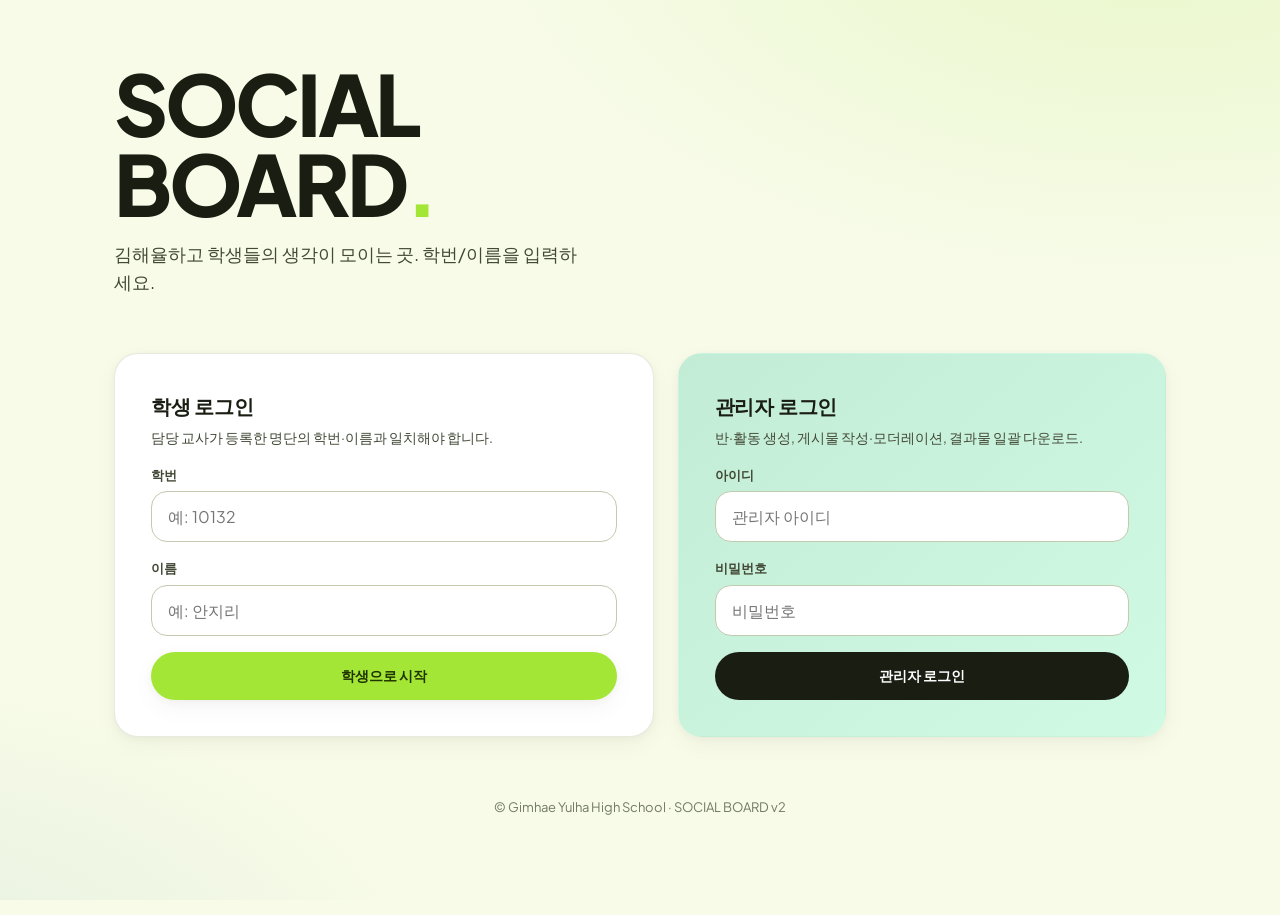
<file: Index.html>
<!DOCTYPE html>
<html lang="ko">
<head>
  <meta charset="UTF-8" />
  <meta name="viewport" content="width=device-width, initial-scale=1.0" />
  <title>SOCIAL BOARD</title>
  <link rel="preconnect" href="https://fonts.googleapis.com" />
  <link rel="preconnect" href="https://fonts.gstatic.com" crossorigin />
  <link href="https://fonts.googleapis.com/css2?family=Plus+Jakarta+Sans:wght@400;500;600;700;800&display=swap" rel="stylesheet" />
  <link rel="stylesheet" href="style.css" />
</head>
<body>

  <!-- ======================== 상단 바 ======================== -->
  <nav id="topbar" class="topbar" hidden>
    <div class="brand">
      <span class="brand-mark">●</span>
      <span class="brand-name">SOCIAL BOARD</span>
    </div>
    <div class="topbar-right">
      <span id="semester-pill" class="pill pill-mint">2026-1학기</span>
      <span id="user-chip" class="user-chip"></span>
      <button id="btn-logout" class="btn-ghost">로그아웃</button>
    </div>
  </nav>

  <!-- 토스트 -->
  <div id="toast" class="toast" hidden></div>

  <!-- ======================== 1. 로그인 ======================== -->
  <main id="screen-login" class="screen screen-login">
    <header class="login-hero">
      <h1 class="display">SOCIAL<br/>BOARD<span class="dot">.</span></h1>
      <p class="lede">김해율하고 학생들의 생각이 모이는 곳. 학번/이름을 입력하세요.</p>
    </header>

    <div class="login-grid">
      <section class="card">
        <h2 class="card-title">학생 로그인</h2>
        <p class="muted">담당 교사가 등록한 명단의 학번·이름과 일치해야 합니다.</p>
        <label class="field">
          <span>학번</span>
          <input type="text" id="login-sid" inputmode="numeric" placeholder="예: 10132" />
        </label>
        <label class="field">
          <span>이름</span>
          <input type="text" id="login-name" placeholder="예: 안지리" />
        </label>
        <button class="btn-primary btn-block" id="btn-student-login">학생으로 시작</button>
      </section>

      <section class="card card-alt">
        <h2 class="card-title">관리자 로그인</h2>
        <p class="muted">반·활동 생성, 게시물 작성·모더레이션, 결과물 일괄 다운로드.</p>
        <label class="field">
          <span>아이디</span>
          <input type="text" id="admin-id" placeholder="관리자 아이디" />
        </label>
        <label class="field">
          <span>비밀번호</span>
          <input type="password" id="admin-pw" placeholder="비밀번호" />
        </label>
        <button class="btn-secondary btn-block" id="btn-admin-login">관리자 로그인</button>
      </section>
    </div>

    <footer class="login-footer">
      <span class="dim">© Gimhae Yulha High School · SOCIAL BOARD v2</span>
    </footer>
  </main>

  <!-- ======================== 2. 반 목록 ======================== -->
  <main id="screen-classes" class="screen container" hidden>
    <header class="page-head">
      <div>
        <h2 class="h2">반 게시판 목록</h2>
        <p class="muted">반을 선택하여 활동에 입장하세요.</p>
      </div>
      <div class="head-actions">
        <button id="btn-new-class" class="btn-primary" hidden>+ 반 만들기</button>
      </div>
    </header>
    <section id="class-grid" class="grid grid-classes"></section>
  </main>

  <!-- ======================== 3. 활동 목록 ======================== -->
  <main id="screen-activities" class="screen container" hidden>
    <header class="page-head">
      <button class="btn-back" data-back="classes">← 반 목록</button>
      <div>
        <h2 class="h2" id="cur-class-title">활동 목록</h2>
        <p class="muted" id="cur-class-sub"></p>
      </div>
      <div class="head-actions">
        <button id="btn-new-activity" class="btn-primary" hidden>+ 활동 만들기</button>
      </div>
    </header>
    <section id="activity-list" class="stack"></section>
  </main>

  <!-- ======================== 4. 보드 (자유게시 OR 8 컬럼) ======================== -->
  <main id="screen-board" class="screen board-screen" hidden>
    <header class="page-head container">
      <button class="btn-back" data-back="activities">← 활동 목록</button>
      <div>
        <h2 class="h2" id="cur-activity-title">활동</h2>
        <p class="muted" id="cur-activity-sub"></p>
      </div>
      <div class="head-actions">
        <button id="btn-make-columns" class="btn-secondary" hidden>+ 8개 조 컬럼 만들기</button>
        <button id="btn-new-post" class="btn-primary">+ 게시물 작성</button>
        <button id="btn-export" class="btn-ghost" hidden>⇩ CSV 내보내기</button>
      </div>
    </header>

    <!-- 자유 게시 모드: 단일 영역 -->
    <section id="free-area" class="container free-area" hidden></section>

    <!-- 컬럼 모드: 가로 스크롤 -->
    <section id="columns-area" class="columns-area" hidden></section>
  </main>

  <!-- ======================== 게시물 작성 모달 ======================== -->
  <div id="modal-post" class="modal" hidden>
    <div class="modal-card">
      <header class="modal-head">
        <h3>게시물 작성</h3>
        <button class="icon-btn" data-close="modal-post" aria-label="닫기">✕</button>
      </header>

      <div class="seg-tabs">
        <button class="seg active" data-type="basic">일반 게시물</button>
        <button class="seg" data-type="inquiry">탐구 질문 (5단계)</button>
      </div>

      <div class="modal-body">
        <div class="meta-line">
          <span class="pill pill-mint" id="post-author">작성자</span>
          <span class="pill pill-soft" id="post-target">조</span>
        </div>

        <!-- 컬럼 선택 (컬럼 모드일 때만) -->
        <label class="field" id="post-group-select-wrap" hidden>
          <span>게시할 조</span>
          <select id="post-group-select"></select>
        </label>

        <!-- 일반 게시물 영역 -->
        <div data-show="basic">
          <label class="field">
            <span>제목</span>
            <input type="text" id="post-title" placeholder="주제를 입력하세요" />
          </label>
          <label class="field">
            <span>내용</span>
            <textarea id="post-content" rows="6" placeholder="게시물 내용을 입력하세요."></textarea>
          </label>
        </div>

        <!-- 탐구 5단계 영역 (제목 필드 없음) -->
        <div data-show="inquiry" class="inquiry-stack" hidden>
          <div class="step-card">
            <span class="step-num">1</span>
            <div>
              <strong>관찰 중 궁금했던 점</strong>
              <textarea id="step1" rows="2" placeholder="관찰 과정에서 어떤 점이 궁금했는지 자유롭게 적어보세요."></textarea>
            </div>
          </div>
          <div class="step-card">
            <span class="step-num">2</span>
            <div>
              <strong>탐구 질문</strong>
              <textarea id="step2" rows="2" placeholder="궁금증을 구체적인 탐구 질문 문장으로 만들어보세요."></textarea>
            </div>
          </div>
          <div class="step-card">
            <span class="step-num">3</span>
            <div>
              <strong>예상 답변</strong>
              <textarea id="step3" rows="2" placeholder="내가 생각하는 답을 이유와 함께 적어보세요."></textarea>
            </div>
          </div>
          <div class="step-card">
            <span class="step-num">4</span>
            <div>
              <strong>AI 답변</strong>
              <textarea id="step4" rows="2" placeholder="AI에게 물어본 답을 내 언어로 정리해서 적어보세요."></textarea>
            </div>
          </div>
          <div class="step-card">
            <span class="step-num">5</span>
            <div>
              <strong>비판적 검토</strong>
              <textarea id="step5" rows="2" placeholder="내 예상 답변과 AI 답변을 비교하여 부족한 점·다른 점을 검토해보세요."></textarea>
            </div>
          </div>
        </div>

        <label class="field">
          <span>파일 첨부 (선택, 10MB 제한 · 동영상 불가)</span>
          <input type="file" id="post-file" accept="image/*,.pdf,.docx,.pptx,.hwp,.hwpx" />
        </label>
      </div>

      <footer class="modal-foot">
        <button class="btn-ghost" data-close="modal-post">취소</button>
        <button id="btn-submit-post" class="btn-primary">게시하기</button>
      </footer>
    </div>
  </div>

  <!-- ======================== 공용 입력 모달 ======================== -->
  <div id="modal-prompt" class="modal" hidden>
    <div class="modal-card narrow">
      <header class="modal-head">
        <h3 id="prompt-title">입력</h3>
        <button class="icon-btn" data-close="modal-prompt">✕</button>
      </header>
      <div class="modal-body">
        <p class="muted" id="prompt-desc"></p>
        <input type="text" id="prompt-input" />
      </div>
      <footer class="modal-foot">
        <button class="btn-ghost" data-close="modal-prompt">취소</button>
        <button class="btn-primary" id="prompt-ok">확인</button>
      </footer>
    </div>
  </div>

  <script src="app_firebase.js"></script>
</body>
</html>
</file>
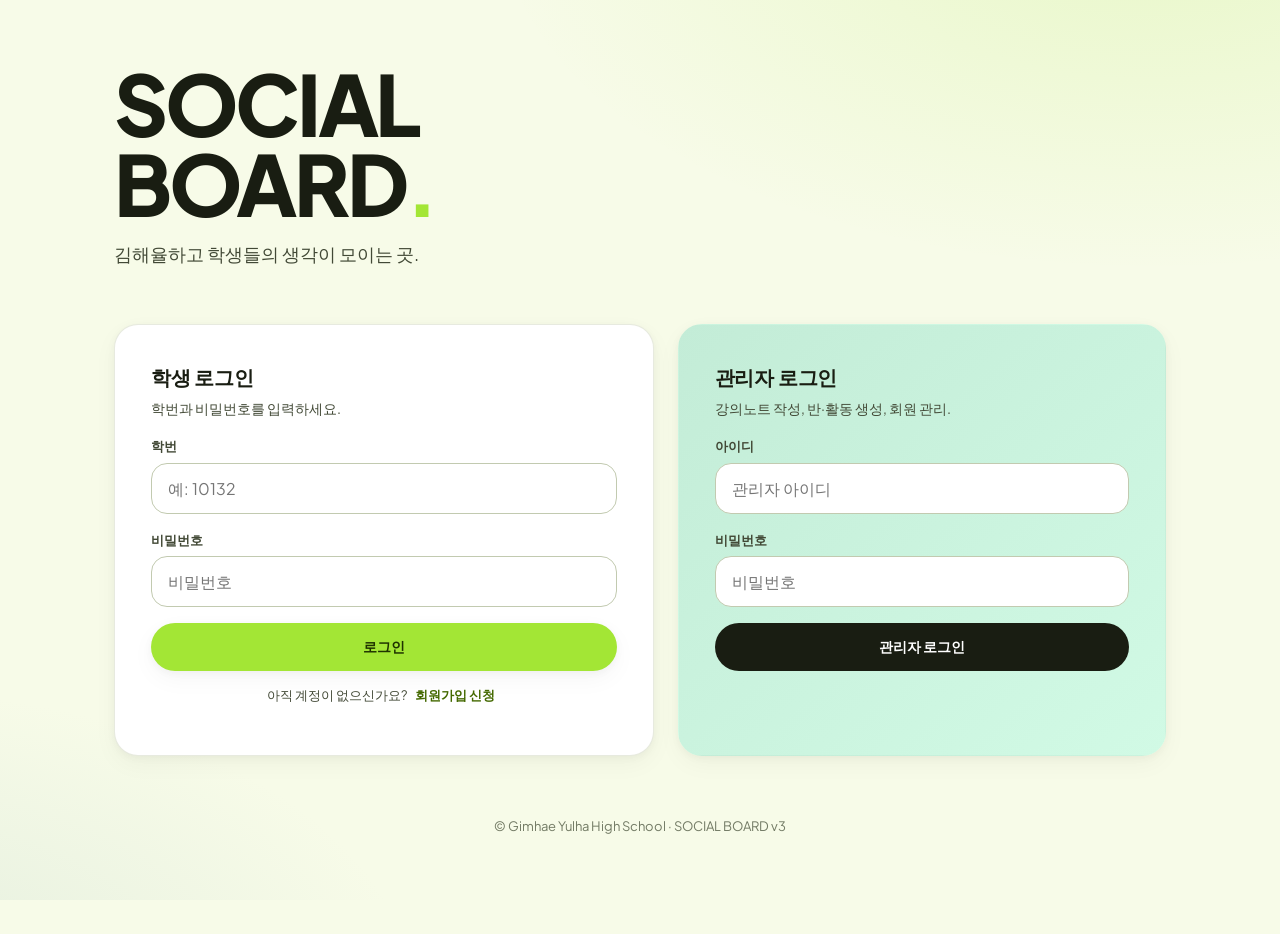
<file: index.html>
<!DOCTYPE html>
<html lang="ko">
<head>
  <meta charset="UTF-8" />
  <meta name="viewport" content="width=device-width, initial-scale=1.0" />
  <title>SOCIAL BOARD</title>
  <link rel="preconnect" href="https://fonts.googleapis.com" />
  <link rel="preconnect" href="https://fonts.gstatic.com" crossorigin />
  <link href="https://fonts.googleapis.com/css2?family=Plus+Jakarta+Sans:wght@400;500;600;700;800&display=swap" rel="stylesheet" />
  <link rel="stylesheet" href="style.css" />
</head>
<body>

  <!-- ======================== 상단 바 ======================== -->
  <nav id="topbar" class="topbar" hidden>
    <div class="brand" id="brand-home" style="cursor:pointer;">
      <span class="brand-mark">●</span>
      <span class="brand-name">SOCIAL BOARD</span>
    </div>
    <div class="topbar-right">
      <span id="semester-pill" class="pill pill-mint">2026-1학기</span>
      <span id="user-chip" class="user-chip"></span>
      <button id="btn-members" class="btn-ghost" hidden>회원 관리</button>
      <button id="btn-logout" class="btn-ghost">로그아웃</button>
    </div>
  </nav>

  <div id="toast" class="toast" hidden></div>

  <!-- ======================== 1. 로그인 ======================== -->
  <main id="screen-login" class="screen screen-login">
    <header class="login-hero">
      <h1 class="display">SOCIAL<br/>BOARD<span class="dot">.</span></h1>
      <p class="lede">김해율하고 학생들의 생각이 모이는 곳.</p>
    </header>
    <div class="login-grid">
      <section class="card">
        <h2 class="card-title">학생 로그인</h2>
        <p class="muted">학번과 비밀번호를 입력하세요.</p>
        <label class="field"><span>학번</span><input type="text" id="login-sid" inputmode="numeric" placeholder="예: 10132" /></label>
        <label class="field"><span>비밀번호</span><input type="password" id="login-password" placeholder="비밀번호" /></label>
        <button class="btn-primary btn-block" id="btn-student-login">로그인</button>
        <p style="text-align:center;margin-top:14px;font-size:13px;color:var(--c-on-surface-variant)">
          아직 계정이 없으신가요?
          <button id="btn-go-register" style="background:none;border:none;color:var(--c-primary);font-weight:700;cursor:pointer;font-size:13px;">회원가입 신청</button>
        </p>
      </section>
      <section class="card card-alt">
        <h2 class="card-title">관리자 로그인</h2>
        <p class="muted">강의노트 작성, 반·활동 생성, 회원 관리.</p>
        <label class="field"><span>아이디</span><input type="text" id="admin-id" placeholder="관리자 아이디" /></label>
        <label class="field"><span>비밀번호</span><input type="password" id="admin-pw" placeholder="비밀번호" /></label>
        <button class="btn-secondary btn-block" id="btn-admin-login">관리자 로그인</button>
      </section>
    </div>
    <footer class="login-footer"><span class="dim">© Gimhae Yulha High School · SOCIAL BOARD v3</span></footer>
  </main>

  <!-- ======================== 2. 회원가입 ======================== -->
  <main id="screen-register" class="screen screen-login" hidden>
    <header class="login-hero">
      <h1 class="display" style="font-size:clamp(36px,6vw,60px)">회원가입<br/>신청<span class="dot">.</span></h1>
      <p class="lede">담당 선생님께 교사 코드를 받은 후 신청하세요.</p>
    </header>
    <div style="max-width:480px;">
      <section class="card">
        <h2 class="card-title">학생 정보 입력</h2>
        <p class="muted">관리자 승인 후 로그인할 수 있습니다.</p>
        <label class="field"><span>학번 (5자리)</span><input type="text" id="reg-sid" inputmode="numeric" placeholder="예: 10132" maxlength="5" /></label>
        <label class="field"><span>이름</span><input type="text" id="reg-name" placeholder="실명을 입력하세요" /></label>
        <label class="field"><span>교사 코드</span><input type="text" id="reg-code" placeholder="선생님께 받은 코드" /></label>
        <label class="field"><span>비밀번호</span><input type="password" id="reg-pw" placeholder="4자 이상" /></label>
        <label class="field"><span>비밀번호 확인</span><input type="password" id="reg-pw2" placeholder="비밀번호를 다시 입력하세요" /></label>
        <button class="btn-primary btn-block" id="btn-register-submit">신청하기</button>
        <p style="text-align:center;margin-top:14px;font-size:13px;color:var(--c-on-surface-variant)">
          이미 계정이 있으신가요?
          <button id="btn-go-login" style="background:none;border:none;color:var(--c-primary);font-weight:700;cursor:pointer;font-size:13px;">로그인</button>
        </p>
      </section>
    </div>
    <footer class="login-footer"><span class="dim">© Gimhae Yulha High School · SOCIAL BOARD v3</span></footer>
  </main>

  <!-- ======================== 3. 홈 (로그인 후 첫 화면) ======================== -->
  <main id="screen-home" class="screen container" hidden>
    <header class="page-head">
      <div>
        <h2 class="h2" id="home-greeting">안녕하세요!</h2>
        <p class="muted" id="home-sub"></p>
      </div>
    </header>
    <div class="home-grid">
      <button class="home-card" id="btn-go-notes">
        <div class="home-card-icon">📖</div>
        <div class="home-card-title">강의노트</div>
        <div class="home-card-desc">선생님이 작성한 학습 자료를 확인하세요.</div>
      </button>
      <button class="home-card" id="btn-go-board">
        <div class="home-card-icon">💬</div>
        <div class="home-card-title" id="home-board-label">게시판</div>
        <div class="home-card-desc" id="home-board-desc">우리 반 활동 게시판에 참여하세요.</div>
      </button>
    </div>
  </main>

  <!-- ======================== 4. 강의노트 목록 ======================== -->
  <main id="screen-notes" class="screen container" hidden>
    <header class="page-head">
      <button class="btn-back" id="btn-back-from-notes">← 홈</button>
      <div>
        <h2 class="h2">강의노트</h2>
        <p class="muted">선생님이 작성한 학습 자료입니다.</p>
      </div>
      <div class="head-actions">
        <button id="btn-new-note" class="btn-primary" hidden>+ 새 노트 작성</button>
      </div>
    </header>
    <section id="notes-list" class="notes-list"></section>
  </main>

  <!-- ======================== 5. 강의노트 상세 ======================== -->
  <main id="screen-note-detail" class="screen container" hidden>
    <header class="page-head">
      <button class="btn-back" id="btn-back-from-note-detail">← 강의노트 목록</button>
      <div style="flex:1">
        <h2 class="h2" id="note-detail-title"></h2>
        <p class="muted" id="note-detail-meta"></p>
      </div>
      <div class="head-actions" id="note-detail-actions"></div>
    </header>
    <div id="note-detail-body" class="note-detail-body"></div>
  </main>

  <!-- ======================== 6. 반 목록 (관리자용) ======================== -->
  <main id="screen-classes" class="screen container" hidden>
    <header class="page-head">
      <button class="btn-back" id="btn-back-from-classes">← 홈</button>
      <div>
        <h2 class="h2">반 게시판 목록</h2>
        <p class="muted">반을 선택하여 활동에 입장하세요.</p>
      </div>
      <div class="head-actions">
        <button id="btn-new-class" class="btn-primary" hidden>+ 반 만들기</button>
      </div>
    </header>
    <section id="class-grid" class="grid grid-classes"></section>
  </main>

  <!-- ======================== 7. 활동 목록 ======================== -->
  <main id="screen-activities" class="screen container" hidden>
    <header class="page-head">
      <button class="btn-back" data-back="classes">← 반 목록</button>
      <div>
        <h2 class="h2" id="cur-class-title">활동 목록</h2>
        <p class="muted" id="cur-class-sub"></p>
      </div>
      <div class="head-actions">
        <button id="btn-new-activity" class="btn-primary" hidden>+ 활동 만들기</button>
        <button id="btn-clear-posts" class="btn-ghost" hidden>🗑 게시물 일괄삭제</button>
      </div>
    </header>
    <section id="activity-list" class="stack"></section>
  </main>

  <!-- ======================== 8. 보드 ======================== -->
  <main id="screen-board" class="screen board-screen" hidden>
    <header class="page-head container">
      <button class="btn-back" data-back="activities">← 활동 목록</button>
      <div class="page-head-title">
        <h2 class="h2" id="cur-activity-title">활동</h2>
        <p class="muted" id="cur-activity-sub"></p>
      </div>
      <div class="head-actions">
        <button id="btn-add-boardlink" class="btn-ghost" hidden>+ 자료 링크 추가</button>
        <button id="btn-make-columns" class="btn-secondary" hidden>+ 8개 조 컬럼 만들기</button>
        <button id="btn-new-post" class="btn-primary">+ 게시물 작성</button>
        <button id="btn-export" class="btn-ghost" hidden>⇩ CSV</button>
      </div>
    </header>
    <section id="board-links" class="container stack board-links" hidden></section>
    <section id="free-area" class="container free-area" hidden></section>
    <section id="columns-area" class="columns-area" hidden></section>
  </main>

  <!-- ======================== 9. 회원 관리 ======================== -->
  <main id="screen-members" class="screen container" hidden>
    <header class="page-head">
      <button class="btn-back" id="btn-back-from-members">← 홈</button>
      <div>
        <h2 class="h2">회원 관리</h2>
        <p class="muted">가입 승인, 탈퇴, 비밀번호 초기화, 교사 코드를 관리합니다.</p>
      </div>
    </header>
    <div class="member-tabs">
      <button class="member-tab active" data-tab="pending">승인 대기</button>
      <button class="member-tab" data-tab="active">승인된 회원</button>
      <button class="member-tab" data-tab="codes">교사 코드</button>
      <button class="member-tab" data-tab="semester">학기 설정</button>
    </div>
    <div id="member-pending" class="member-panel"></div>
    <div id="member-active"  class="member-panel" hidden></div>
    <div id="member-codes"   class="member-panel" hidden></div>
    <div id="member-semester" class="member-panel" hidden></div>
  </main>

  <!-- ======================== 강의노트 작성/수정 모달 ======================== -->
  <div id="modal-note" class="modal" hidden>
    <div class="modal-card modal-card-wide">
      <header class="modal-head">
        <h3 id="modal-note-title">강의노트 작성</h3>
        <button class="icon-btn" data-close="modal-note">✕</button>
      </header>
      <div class="modal-body">
        <label class="field"><span>제목</span><input type="text" id="note-title" placeholder="강의노트 제목을 입력하세요" /></label>

        <!-- 리치 텍스트 툴바 -->
        <div class="rte-toolbar">
          <select id="rte-font-size" title="글자 크기">
            <option value="1">작게</option>
            <option value="3" selected>보통</option>
            <option value="5">크게</option>
            <option value="7">매우 크게</option>
          </select>
          <input type="color" id="rte-color" value="#191d12" title="글자 색상" />
          <button class="rte-btn" data-cmd="bold" title="굵게"><b>B</b></button>
          <button class="rte-btn" data-cmd="italic" title="기울임"><i>I</i></button>
          <button class="rte-btn" data-cmd="underline" title="밑줄"><u>U</u></button>
          <span class="rte-divider"></span>
          <button class="rte-btn" data-cmd="justifyLeft" title="왼쪽 정렬">≡</button>
          <button class="rte-btn" data-cmd="justifyCenter" title="가운데 정렬">☰</button>
          <button class="rte-btn" data-cmd="justifyRight" title="오른쪽 정렬">≡</button>
          <span class="rte-divider"></span>
          <button class="rte-btn" data-cmd="insertUnorderedList" title="목록">•</button>
          <button class="rte-btn" data-cmd="insertOrderedList" title="번호 목록">1.</button>
        </div>
        <div id="rte-editor" class="rte-editor" contenteditable="true" placeholder="강의 내용을 입력하세요..."></div>

        <label class="field" style="margin-top:12px"><span>유튜브 / 링크 URL (선택)</span>
          <input type="url" id="note-url" placeholder="https://www.youtube.com/watch?v=..." />
        </label>

        <!-- 파일 드래그앤드롭 -->
        <div class="field">
          <span>파일 첨부 (선택, 이미지는 본문에서 미리보기)</span>
          <div id="note-drop-zone" class="drop-zone">
            <span id="drop-zone-text">파일을 여기에 드래그하거나 클릭하여 선택</span>
            <input type="file" id="note-file" accept="image/*,.pdf,.docx,.pptx,.hwp,.hwpx" style="display:none" />
            <div id="note-file-preview" class="file-preview-area"></div>
          </div>
        </div>

        <!-- 게시 대상 반 선택 -->
        <div class="field">
          <span>게시할 반 선택</span>
          <div class="class-selector">
            <label class="class-check-item">
              <input type="checkbox" id="note-class-all" /> <span>전체 반에 게시</span>
            </label>
            <div id="note-class-list" class="class-check-list"></div>
          </div>
        </div>
      </div>
      <footer class="modal-foot">
        <button class="btn-ghost" data-close="modal-note">취소</button>
        <button id="btn-submit-note" class="btn-primary">등록하기</button>
      </footer>
    </div>
  </div>

  <!-- ======================== 게시물 작성 모달 ======================== -->
  <div id="modal-post" class="modal" hidden>
    <div class="modal-card">
      <header class="modal-head">
        <h3>게시물 작성</h3>
        <button class="icon-btn" data-close="modal-post">✕</button>
      </header>
      <div class="seg-tabs">
        <button class="seg active" data-type="basic">일반 게시물</button>
        <button class="seg" data-type="inquiry">탐구 게시물</button>
      </div>
      <div class="modal-body">
        <div class="meta-line">
          <span class="pill pill-mint" id="post-author">작성자</span>
          <span class="pill pill-soft" id="post-target">조</span>
        </div>
        <label class="field" id="post-group-select-wrap" hidden>
          <span>게시할 조</span>
          <select id="post-group-select"></select>
        </label>
        <div data-show="basic">
          <label class="field"><span>제목</span><input type="text" id="post-title" placeholder="주제를 입력하세요" /></label>
          <label class="field"><span>내용</span><textarea id="post-content" rows="5" placeholder="게시물 내용을 입력하세요."></textarea></label>
        </div>
        <div data-show="inquiry" class="inquiry-stack" hidden>
          <div class="step-card"><span class="step-num">1</span><div><strong>학습 내용 중 궁금한 점</strong><textarea id="step1" rows="2" placeholder="학습 내용 중 어떤 점이 궁금했는지 자유롭게 적어보세요."></textarea></div></div>
          <div class="step-card"><span class="step-num">2</span><div><strong>탐구 질문</strong><textarea id="step2" rows="2" placeholder="궁금증을 구체적인 탐구 질문 문장으로 만들어보세요."></textarea></div></div>
          <div class="step-card"><span class="step-num">3</span><div><strong>탐구 질문에 대한 나의 탐구 결과</strong><textarea id="step3" rows="2" placeholder="이유와 함께 내가 탐구한 결과를 적어보세요."></textarea></div></div>
          <div class="step-card"><span class="step-num">4</span><div><strong>AI 답변</strong><textarea id="step4" rows="2" placeholder="AI에게 물어본 답을 내 언어로 정리해서 적어보세요."></textarea></div></div>
          <div class="step-card"><span class="step-num">5</span><div><strong>비판적 검토</strong><textarea id="step5" rows="2" placeholder="내 예상 답변과 AI 답변을 비교하여 부족한 점·다른 점을 검토해보세요."></textarea></div></div>
        </div>
        <label class="field"><span>파일 첨부 (선택, 10MB 제한 · 동영상 불가)</span><input type="file" id="post-file" accept="image/*,.pdf,.docx,.pptx,.hwp,.hwpx" /></label>
      </div>
      <footer class="modal-foot">
        <button class="btn-ghost" data-close="modal-post">취소</button>
        <button id="btn-submit-post" class="btn-primary">게시하기</button>
      </footer>
    </div>
  </div>

  <!-- ======================== 게시판 내 자료/링크 추가 모달 ======================== -->
  <div id="modal-board-link" class="modal" hidden>
    <div class="modal-card narrow">
      <header class="modal-head">
        <h3 id="modal-board-link-title">자료 링크 추가</h3>
        <button class="icon-btn" data-close="modal-board-link">✕</button>
      </header>
      <div class="modal-body">
        <label class="field"><span>자료명</span>
          <input type="text" id="boardlink-title" placeholder="예: 참고 영상, 통계자료 사이트" />
        </label>
        <label class="field"><span>링크 URL</span>
          <input type="url" id="boardlink-url" placeholder="https://..." />
        </label>
      </div>
      <footer class="modal-foot">
        <button class="btn-ghost" data-close="modal-board-link">취소</button>
        <button id="btn-submit-boardlink" class="btn-primary">추가</button>
      </footer>
    </div>
  </div>

  <!-- ======================== 활동 만들기/수정 모달 ======================== -->
  <div id="modal-activity" class="modal" hidden>
    <div class="modal-card">
      <header class="modal-head">
        <h3 id="modal-activity-title">활동 만들기</h3>
        <button class="icon-btn" data-close="modal-activity">✕</button>
      </header>
      <div class="modal-body">
        <label class="field"><span>활동명</span>
          <input type="text" id="activity-name" placeholder="예: 우리 동네 문제 찾기" />
        </label>

        <label class="field"><span>활동 종류</span>
          <select id="activity-kind">
            <option value="normal">게시판 활동 (일반 · 탐구)</option>
            <option value="link">외부 링크 활동</option>
          </select>
        </label>

        <div id="activity-link-wrap" class="field" hidden>
          <span>외부 링크 URL</span>
          <input type="url" id="activity-url" placeholder="https://..." />
        </div>

        <div id="activity-type-wrap" class="field">
          <span>세부 유형</span>
          <select id="activity-subtype">
            <option value="basic">일반 활동</option>
            <option value="inquiry">탐구 질문 (5단계)</option>
          </select>
        </div>
      </div>
      <footer class="modal-foot">
        <button class="btn-ghost" data-close="modal-activity">취소</button>
        <button id="btn-submit-activity" class="btn-primary">저장</button>
      </footer>
    </div>
  </div>

  <!-- ======================== 강의노트 보기 모달 ======================== -->
  <div id="modal-note-view" class="modal" hidden>
    <div class="modal-card modal-card-wide">
      <header class="modal-head">
        <div>
          <h3 id="noteview-title">강의노트</h3>
          <p class="muted" id="noteview-meta" style="margin:2px 0 0;"></p>
        </div>
        <button class="icon-btn" data-close="modal-note-view">✕</button>
      </header>
      <div class="modal-body" id="noteview-body"></div>
      <footer class="modal-foot" id="noteview-actions"></footer>
    </div>
  </div>

  <!-- ======================== 반 이름 수정 모달 ======================== -->
  <div id="modal-prompt" class="modal" hidden>
    <div class="modal-card narrow">
      <header class="modal-head">
        <h3 id="prompt-title">입력</h3>
        <button class="icon-btn" data-close="modal-prompt">✕</button>
      </header>
      <div class="modal-body">
        <p class="muted" id="prompt-desc"></p>
        <input type="text" id="prompt-input" />
      </div>
      <footer class="modal-foot">
        <button class="btn-ghost" data-close="modal-prompt">취소</button>
        <button class="btn-primary" id="prompt-ok">확인</button>
      </footer>
    </div>
  </div>

  <script src="app_firebase.js?v=7"></script>
</body>
</html>
</file>
<file: style.css>
/* ========================================================
   SOCIAL BOARD
   Design system: "Organic Growth" (v2)
   ======================================================== */

:root {
  --c-surface: #f7fbe8;
  --c-surface-bright: #ffffff;
  --c-surface-low: #f2f6e3;
  --c-surface-mid: #ecf0dd;
  --c-surface-high: #e6ead8;

  --c-on-surface: #191d12;
  --c-on-surface-variant: #424936;
  --c-outline: #c2cab0;
  --c-outline-strong: #727a64;

  --c-primary: #446900;
  --c-primary-accent: #a3e635;
  --c-primary-soft: #d6f88e;
  --c-primary-on: #ffffff;

  --c-secondary: #416656;
  --c-secondary-soft: #c3ecd7;
  --c-secondary-mint: #d1fae5;

  --c-tertiary-soft: #c1d8cc;
  --c-error: #ba1a1a;
  --c-error-soft: #ffdad6;

  --font: 'Plus Jakarta Sans', -apple-system, BlinkMacSystemFont, 'Segoe UI', sans-serif;
  --r-sm: 0.75rem;
  --r-md: 1rem;
  --r-lg: 1.5rem;
  --r-xl: 2rem;
  --r-pill: 9999px;

  --space-1: 8px;
  --space-2: 16px;
  --space-3: 24px;
  --space-4: 32px;
  --space-5: 48px;
  --space-6: 80px;

  --shadow-1: 0 2px 8px rgba(25, 29, 18, 0.04), 0 8px 24px rgba(25, 29, 18, 0.04);
  --shadow-2: 0 4px 16px rgba(25, 29, 18, 0.06), 0 16px 40px rgba(25, 29, 18, 0.06);
  --shadow-glow: 0 0 0 4px rgba(163, 230, 53, 0.25);

  --container-max: 1200px;
}

/* ---------- Reset ---------- */
*, *::before, *::after { box-sizing: border-box; }
html, body { margin: 0; padding: 0; }
body {
  font-family: var(--font);
  font-size: 16px;
  line-height: 1.6;
  color: var(--c-on-surface);
  background: var(--c-surface);
  background-image:
    radial-gradient(1100px 600px at 90% -10%, rgba(163, 230, 53, 0.18), transparent 60%),
    radial-gradient(900px 500px at -10% 110%, rgba(193, 216, 204, 0.35), transparent 60%);
  background-attachment: fixed;
  min-height: 100vh;
  -webkit-font-smoothing: antialiased;
}
button { font-family: inherit; cursor: pointer; border: none; }
input, textarea, select { font-family: inherit; font-size: inherit; }
img { max-width: 100%; display: block; }

/* ---------- Typography ---------- */
.h2 { font-size: 32px; font-weight: 700; letter-spacing: -0.01em; line-height: 1.25; margin: 0; }
.display {
  font-size: clamp(48px, 8vw, 84px);
  font-weight: 800;
  letter-spacing: -0.04em;
  line-height: 0.95;
  margin: 0;
  color: var(--c-on-surface);
}
.display .dot { color: var(--c-primary-accent); }
.lede { font-size: 18px; color: var(--c-on-surface-variant); margin: 16px 0 0; max-width: 36ch; }
.muted { color: var(--c-on-surface-variant); margin: 4px 0 16px; font-size: 14px; }
.dim { color: var(--c-outline-strong); font-size: 13px; }

/* ---------- Layout ---------- */
.container { max-width: var(--container-max); margin: 0 auto; padding: 32px 24px 80px; }
.screen { min-height: calc(100vh - 64px); }

/* ---------- Topbar ---------- */
.topbar {
  position: sticky; top: 0; z-index: 50;
  display: flex; align-items: center; justify-content: space-between;
  padding: 14px 24px;
  background: rgba(247, 251, 232, 0.85);
  backdrop-filter: saturate(140%) blur(10px);
  border-bottom: 1px solid var(--c-outline);
}
.topbar[hidden] { display: none; }
.brand { display: flex; align-items: center; gap: 10px; }
.brand-mark { color: var(--c-primary-accent); font-size: 22px; line-height: 1; }
.brand-name { font-weight: 800; letter-spacing: 0.02em; font-size: 15px; }
.topbar-right { display: flex; align-items: center; gap: 12px; }

/* ---------- Login ---------- */
.screen-login { padding: 64px 24px 96px; max-width: 1100px; margin: 0 auto; }
.login-hero { margin-bottom: 56px; }
.login-grid {
  display: grid;
  grid-template-columns: 1.05fr 0.95fr;
  gap: 24px;
}
@media (max-width: 760px) { .login-grid { grid-template-columns: 1fr; } }
.login-footer { margin-top: 56px; text-align: center; }

/* ---------- Card ---------- */
.card {
  background: var(--c-surface-bright);
  border-radius: var(--r-lg);
  padding: 36px;
  box-shadow: var(--shadow-1);
  border: 1px solid rgba(194, 202, 176, 0.4);
}
.card-alt {
  background: linear-gradient(140deg, var(--c-secondary-soft), var(--c-secondary-mint));
  border-color: transparent;
}
.card-title { font-size: 20px; margin: 0 0 4px; font-weight: 700; letter-spacing: -0.01em; }

/* ---------- Field ---------- */
.field { display: block; margin-bottom: 16px; }
.field[hidden] { display: none; }
.field > span {
  display: block; font-size: 13px; font-weight: 600;
  color: var(--c-on-surface-variant); margin-bottom: 6px;
  letter-spacing: 0.01em;
}
.field input, .field textarea, .field select,
input[type=text], input[type=password], textarea, select {
  width: 100%;
  padding: 14px 16px;
  border: 1px solid var(--c-outline);
  border-radius: var(--r-md);
  background: var(--c-surface-bright);
  color: var(--c-on-surface);
  outline: none;
  transition: border-color 120ms ease, box-shadow 120ms ease;
}
.field input:focus, .field textarea:focus, .field select:focus,
input:focus, textarea:focus, select:focus {
  border-color: var(--c-primary-accent);
  box-shadow: var(--shadow-glow);
}
textarea { resize: vertical; line-height: 1.55; }

/* ---------- Buttons ---------- */
.btn-primary, .btn-secondary, .btn-ghost, .btn-back {
  display: inline-flex; align-items: center; justify-content: center; gap: 6px;
  padding: 12px 22px;
  border-radius: var(--r-pill);
  font-weight: 600; font-size: 14px;
  transition: transform 120ms ease, box-shadow 200ms ease, background 120ms ease;
  white-space: nowrap;
}
.btn-primary[hidden], .btn-secondary[hidden], .btn-ghost[hidden], .btn-back[hidden] { display: none; }
.btn-primary {
  background: var(--c-primary-accent);
  color: #1f3300;
  box-shadow: var(--shadow-1);
}
.btn-primary:hover { transform: translateY(-1px); box-shadow: var(--shadow-2); }

.btn-secondary {
  background: var(--c-on-surface);
  color: #fff;
}
.btn-secondary:hover { transform: translateY(-1px); box-shadow: var(--shadow-2); }

.btn-ghost {
  background: transparent;
  color: var(--c-on-surface);
  border: 1px solid var(--c-outline);
}
.btn-ghost:hover { background: var(--c-surface-low); }

.btn-back {
  background: var(--c-surface-bright);
  color: var(--c-on-surface);
  border: 1px solid var(--c-outline);
  padding: 10px 16px;
  font-size: 13px;
  margin-right: 8px;
}
.btn-back:hover { background: var(--c-surface-low); }

.btn-block { width: 100%; padding: 14px; }

.icon-btn {
  width: 36px; height: 36px; border-radius: 50%;
  background: transparent; color: var(--c-on-surface-variant);
  font-size: 16px;
}
.icon-btn:hover { background: var(--c-surface-mid); }

/* ---------- Pills / Chips ---------- */
.pill {
  display: inline-flex; align-items: center;
  padding: 6px 14px;
  border-radius: var(--r-pill);
  font-size: 12px; font-weight: 600;
  letter-spacing: 0.02em;
}
.pill-mint { background: var(--c-secondary-mint); color: #0c4a3a; }
.pill-soft { background: var(--c-surface-mid); color: var(--c-on-surface-variant); }
.pill-lime { background: var(--c-primary-accent); color: #1f3300; }
.pill-admin { background: var(--c-on-surface); color: var(--c-primary-accent); }

.user-chip {
  display: inline-flex; align-items: center; gap: 6px;
  padding: 6px 12px; border-radius: var(--r-pill);
  background: var(--c-surface-bright); border: 1px solid var(--c-outline);
  font-size: 13px;
}

/* ---------- Page head ---------- */
.page-head {
  display: flex; align-items: flex-start; justify-content: space-between;
  gap: 12px 20px; margin-bottom: 28px; flex-wrap: wrap;
}
/* 제목 영역: 활동명이 길어도 자기 영역 안에서 줄바꿈되며,
   버튼 영역(head-actions)을 밀어내지 않도록 함 */
.page-head-title,
.page-head > div:not(.head-actions) {
  flex: 1 1 260px;
  min-width: 0;
}
.page-head .h2 {
  font-size: 28px;
  overflow-wrap: break-word;
  word-break: keep-all; /* 한글 단어 단위로 줄바꿈 */
}
.head-actions {
  display: flex; gap: 8px; flex-wrap: wrap;
  flex-shrink: 0;
  margin-top: 2px;
}

/* ---------- Class grid ---------- */
.grid-classes {
  display: grid;
  grid-template-columns: repeat(auto-fill, minmax(200px, 1fr));
  gap: 16px;
}
.class-card {
  background: var(--c-surface-bright);
  border-radius: var(--r-lg);
  padding: 28px 24px;
  box-shadow: var(--shadow-1);
  border: 1px solid rgba(194, 202, 176, 0.4);
  text-align: left;
  transition: transform 160ms ease, box-shadow 200ms ease;
  cursor: pointer;
  position: relative;
  overflow: hidden;
}
.class-card::before {
  content: '';
  position: absolute; right: -20px; top: -20px;
  width: 70px; height: 70px;
  background: var(--c-primary-accent);
  border-radius: 50%;
  opacity: 0.15;
  transition: transform 200ms ease, opacity 200ms ease;
}
.class-card:hover {
  transform: translateY(-3px);
  box-shadow: var(--shadow-2);
}
.class-card:hover::before { transform: scale(1.4); opacity: 0.25; }
.class-card .cc-name { font-size: 20px; font-weight: 700; letter-spacing: -0.01em; }
.class-card .cc-actions { margin-top: 12px; display: flex; gap: 6px; }
.class-card .mini-btn {
  font-size: 12px; padding: 4px 10px; border-radius: var(--r-pill);
  background: transparent; border: 1px solid var(--c-outline); color: var(--c-on-surface-variant);
}
.class-card .mini-btn.danger { color: var(--c-error); border-color: var(--c-error-soft); background: var(--c-error-soft); }

/* ---------- Activity list ---------- */
.stack { display: flex; flex-direction: column; gap: 14px; }
.activity-card {
  display: flex; align-items: center; gap: 16px;
  padding: 22px 24px;
  background: var(--c-surface-bright);
  border-radius: var(--r-lg);
  border: 1px solid rgba(194, 202, 176, 0.4);
  box-shadow: var(--shadow-1);
  cursor: pointer;
  transition: transform 160ms ease, box-shadow 200ms ease;
}
.activity-card:hover { transform: translateY(-2px); box-shadow: var(--shadow-2); }
.activity-icon {
  width: 44px; height: 44px; border-radius: 14px;
  background: var(--c-secondary-mint); display: grid; place-items: center;
  font-size: 18px;
}
.activity-icon.inquiry { background: var(--c-primary-soft); }
.activity-card .a-title { font-weight: 700; letter-spacing: -0.01em; }
.activity-card .a-desc { font-size: 13px; color: var(--c-on-surface-variant); }
.activity-card .a-actions { margin-left: auto; display: flex; gap: 8px; }

/* ---------- 게시판 내 자료/링크 영역 (반게시판 활동 카드와 동일한 스타일 재사용) ---------- */
.board-links {
  padding-top: 4px; margin-bottom: 24px;
}
.board-links[hidden] { display: none; }

/* ---------- Board screen wrapper ---------- */
.board-screen { padding-bottom: 40px; }
.board-screen .page-head { padding-top: 32px; }

/* ---------- 자유 게시 모드 ---------- */
.free-area {
  display: grid;
  grid-template-columns: repeat(auto-fill, minmax(300px, 1fr));
  gap: 16px;
}
.free-area[hidden] { display: none; }
.free-empty {
  grid-column: 1 / -1;
  padding: 60px 24px; text-align: center;
  color: var(--c-on-surface-variant);
  background: var(--c-surface-low);
  border-radius: var(--r-lg);
  border: 1px dashed var(--c-outline);
}

/* ---------- Padlet 스타일 컬럼 모드 ---------- */
.columns-area {
  display: flex;
  gap: 16px;
  padding: 0 24px 32px;
  overflow-x: auto;
  scroll-snap-type: x proximity;
  scrollbar-width: thin;
  scrollbar-color: var(--c-outline) transparent;
}
.columns-area[hidden] { display: none; }
.columns-area::-webkit-scrollbar { height: 10px; }
.columns-area::-webkit-scrollbar-track { background: transparent; }
.columns-area::-webkit-scrollbar-thumb {
  background: var(--c-outline); border-radius: 10px;
}
.columns-area::-webkit-scrollbar-thumb:hover {
  background: var(--c-outline-strong);
}

.col {
  flex: 0 0 320px;
  scroll-snap-align: start;
  background: var(--c-surface-bright);
  border-radius: var(--r-lg);
  border: 1px solid rgba(194, 202, 176, 0.4);
  box-shadow: var(--shadow-1);
  display: flex; flex-direction: column;
  max-height: calc(100vh - 240px);
  min-height: 400px;
  overflow: hidden;
}
.col-head {
  padding: 16px 18px;
  display: flex; align-items: center; justify-content: space-between;
  gap: 8px;
  border-bottom: 1px solid var(--c-outline);
  background: linear-gradient(180deg, var(--c-secondary-mint), transparent);
  flex-shrink: 0;
}
.col-head .c-title {
  font-weight: 700;
  letter-spacing: -0.01em;
  font-size: 16px;
  color: var(--c-on-surface);
  cursor: default;
}
.col-head .c-title.editable {
  cursor: pointer;
  padding: 4px 8px;
  margin: -4px -8px;
  border-radius: var(--r-sm);
  transition: background 120ms ease;
}
.col-head .c-title.editable:hover {
  background: rgba(255, 255, 255, 0.6);
}
.col-head .c-count {
  font-size: 11px; color: var(--c-on-surface-variant);
  background: rgba(255, 255, 255, 0.7);
  padding: 3px 10px; border-radius: var(--r-pill);
}
.col-body {
  padding: 14px;
  display: flex; flex-direction: column; gap: 12px;
  overflow-y: auto;
  flex: 1;
}
.col-empty {
  text-align: center; padding: 32px 12px;
  color: var(--c-on-surface-variant);
  font-size: 13px;
}
.col-foot {
  padding: 10px 14px;
  border-top: 1px solid var(--c-outline);
  background: var(--c-surface-low);
  flex-shrink: 0;
}
.col-foot .col-post-btn {
  width: 100%;
  padding: 10px;
  background: transparent;
  border: 1px dashed var(--c-outline);
  border-radius: var(--r-md);
  color: var(--c-on-surface-variant);
  font-weight: 600; font-size: 13px;
  transition: all 160ms ease;
}
.col-foot .col-post-btn:hover {
  background: var(--c-primary-accent);
  border-color: var(--c-primary-accent);
  color: #1f3300;
}

/* ---------- Post note ---------- */
.note {
  background: var(--c-surface-bright);
  border: 1px solid rgba(194, 202, 176, 0.5);
  border-radius: var(--r-md);
  padding: 14px;
  position: relative;
  transition: transform 120ms ease, box-shadow 120ms ease;
}
.note:hover {
  transform: translateY(-1px);
  box-shadow: var(--shadow-1);
}
.note .n-head {
  display: flex; align-items: center; gap: 6px;
  margin-bottom: 6px; font-size: 12px;
  color: var(--c-on-surface-variant);
  flex-wrap: wrap;
}
.note .n-title {
  font-weight: 700;
  font-size: 15px;
  margin: 4px 0 6px;
  letter-spacing: -0.005em;
  color: var(--c-on-surface);
}
.note .n-content {
  font-size: 14px;
  color: var(--c-on-surface);
  white-space: pre-wrap;
  line-height: 1.5;
}
.note .n-steps {
  display: flex; flex-direction: column;
  gap: 8px;
  margin-top: 4px;
}
.note .n-step {
  background: var(--c-surface-low);
  padding: 8px 12px;
  border-radius: var(--r-sm);
  font-size: 13px;
  line-height: 1.5;
}
.note .n-step b {
  color: var(--c-primary);
  display: block;
  font-size: 11px;
  letter-spacing: 0.04em;
  margin-bottom: 2px;
  font-weight: 700;
}
.note .n-foot {
  margin-top: 10px; padding-top: 8px;
  border-top: 1px solid var(--c-outline);
  display: flex; align-items: center; justify-content: space-between;
  font-size: 11px; color: var(--c-on-surface-variant);
  flex-wrap: wrap;
  gap: 6px;
}
.note .n-actions { display: flex; gap: 6px; }
.note .n-actions .mini-btn {
  font-size: 11px; padding: 3px 8px; border-radius: var(--r-pill);
  background: var(--c-surface-mid); border: none; color: var(--c-on-surface-variant);
  cursor: pointer;
}
.note .n-actions .mini-btn.danger { background: var(--c-error-soft); color: var(--c-error); }
.note.hidden-post { opacity: 0.55; border-style: dashed; }
.note .n-file {
  margin-top: 8px;
  font-size: 12px;
  display: inline-flex; align-items: center; gap: 6px;
  padding: 6px 10px;
  background: var(--c-secondary-mint);
  border-radius: var(--r-pill);
  color: #0c4a3a;
  text-decoration: none;
}

/* 관리자 게시물 강조 */
.note.admin-post {
  background: linear-gradient(180deg, #fffce8, var(--c-surface-bright));
  border-color: var(--c-primary-soft);
}

/* ---------- Modal ---------- */
.modal {
  position: fixed; inset: 0;
  background: rgba(25, 29, 18, 0.45);
  display: grid; place-items: center;
  z-index: 100;
  padding: 24px;
  animation: fade 180ms ease;
}
.modal[hidden] { display: none; }
@keyframes fade { from { opacity: 0; } to { opacity: 1; } }
.modal-card {
  background: var(--c-surface-bright);
  border-radius: var(--r-xl);
  width: 100%;
  max-width: 640px;
  max-height: 92vh;
  display: flex; flex-direction: column;
  overflow: hidden;
  box-shadow: var(--shadow-2);
  animation: pop 220ms cubic-bezier(0.2, 0.9, 0.3, 1.1);
}
.modal-card.narrow { max-width: 420px; }
@keyframes pop { from { transform: translateY(8px) scale(0.98); opacity: 0; } to { transform: none; opacity: 1; } }

.modal-head {
  display: flex; align-items: center; justify-content: space-between;
  padding: 20px 24px;
  border-bottom: 1px solid var(--c-outline);
}
.modal-head h3 { margin: 0; font-size: 18px; letter-spacing: -0.01em; }
.modal-body { padding: 24px; overflow-y: auto; }
.modal-foot {
  padding: 16px 24px;
  border-top: 1px solid var(--c-outline);
  display: flex; justify-content: flex-end; gap: 8px;
  background: var(--c-surface-low);
}

.meta-line { display: flex; gap: 8px; margin-bottom: 16px; flex-wrap: wrap; }

/* ---------- Segmented tabs ---------- */
.seg-tabs {
  display: flex;
  margin: 16px 24px 0;
  padding: 4px;
  background: var(--c-surface-mid);
  border-radius: var(--r-pill);
  gap: 4px;
}
.seg {
  flex: 1; padding: 10px 14px;
  background: transparent;
  border-radius: var(--r-pill);
  color: var(--c-on-surface-variant);
  font-weight: 600; font-size: 13px;
  transition: all 160ms ease;
}
.seg.active {
  background: var(--c-surface-bright);
  color: var(--c-on-surface);
  box-shadow: var(--shadow-1);
}

/* ---------- Inquiry steps ---------- */
.inquiry-stack { display: flex; flex-direction: column; gap: 12px; }
.inquiry-stack[hidden] { display: none; } /* hidden 속성이 display:flex보다 항상 우선하도록 보정 */
.step-card {
  display: grid; grid-template-columns: 32px 1fr; gap: 12px;
  padding: 16px;
  background: var(--c-surface-low);
  border-radius: var(--r-md);
  border: 1px solid var(--c-outline);
}
.step-card strong { display: block; font-size: 14px; margin-bottom: 6px; }
.step-num {
  width: 28px; height: 28px;
  border-radius: 50%;
  background: var(--c-primary-accent);
  color: #1f3300;
  font-weight: 700;
  display: grid; place-items: center;
}
.step-card textarea { background: var(--c-surface-bright); }

/* ---------- Toast ---------- */
.toast {
  position: fixed; left: 50%; bottom: 32px; transform: translateX(-50%);
  background: var(--c-on-surface); color: #fff;
  padding: 12px 22px; border-radius: var(--r-pill);
  font-size: 14px; box-shadow: var(--shadow-2);
  z-index: 200;
  animation: rise 220ms ease;
}
@keyframes rise { from { transform: translate(-50%, 12px); opacity: 0; } to { transform: translate(-50%, 0); opacity: 1; } }
.toast.error { background: var(--c-error); }
.toast.success { background: #284e0d; }

/* ---------- Empty states ---------- */
.empty {
  padding: 40px 24px; text-align: center;
  color: var(--c-on-surface-variant);
  background: var(--c-surface-low);
  border-radius: var(--r-lg);
  border: 1px dashed var(--c-outline);
}
.empty strong { display: block; font-size: 15px; margin-bottom: 4px; color: var(--c-on-surface); }

/* ============================================================
   SOCIAL BOARD v2.1 추가 스타일 — 회원 관리
   ============================================================ */

/* ---------- 회원 관리 탭 ---------- */
.member-tabs {
  display: flex;
  gap: 4px;
  padding: 4px;
  background: var(--c-surface-mid);
  border-radius: var(--r-pill);
  width: fit-content;
  margin-bottom: 24px;
}
.member-tab {
  padding: 10px 24px;
  border-radius: var(--r-pill);
  background: transparent;
  color: var(--c-on-surface-variant);
  font-weight: 600;
  font-size: 14px;
  transition: all 160ms ease;
  border: none;
  cursor: pointer;
}
.member-tab.active {
  background: var(--c-surface-bright);
  color: var(--c-on-surface);
  box-shadow: var(--shadow-1);
}

/* ---------- 회원 패널 ---------- */
.member-panel { padding-bottom: 40px; }

/* ---------- 회원 테이블 ---------- */
.member-table {
  width: 100%;
  border-collapse: collapse;
  font-size: 14px;
  background: var(--c-surface-bright);
  border-radius: var(--r-lg);
  overflow: hidden;
  box-shadow: var(--shadow-1);
}
.member-table thead tr {
  background: var(--c-surface-low);
  border-bottom: 2px solid var(--c-outline);
}
.member-table th {
  padding: 12px 16px;
  text-align: left;
  font-weight: 700;
  font-size: 13px;
  color: var(--c-on-surface-variant);
  letter-spacing: 0.02em;
}
.member-table td {
  padding: 12px 16px;
  border-bottom: 1px solid var(--c-outline);
  color: var(--c-on-surface);
}
.member-table tbody tr:last-child td { border-bottom: none; }
.member-table tbody tr:hover { background: var(--c-surface-low); }
.member-table .action-cell { display: flex; gap: 6px; align-items: center; flex-wrap: wrap; }
.member-table .mini-btn {
  font-size: 12px; padding: 5px 12px; border-radius: var(--r-pill);
  background: var(--c-surface-mid); border: none;
  color: var(--c-on-surface-variant); cursor: pointer;
  font-weight: 600; transition: all 120ms ease;
}
.member-table .mini-btn:hover { background: var(--c-surface-high); }
.member-table .mini-btn.danger {
  background: var(--c-error-soft); color: var(--c-error);
}
.member-table .mini-btn.success {
  background: var(--c-secondary-mint); color: #0c4a3a;
}
.member-table .expired-row td { color: var(--c-on-surface-variant); }

/* ---------- 코드 값 표시 ---------- */
.code-val {
  font-family: 'Courier New', monospace;
  background: var(--c-surface-low);
  padding: 3px 8px;
  border-radius: var(--r-sm);
  font-size: 13px;
  color: var(--c-primary);
  font-weight: 700;
  letter-spacing: 0.04em;
}

/* ---------- 코드 추가 폼 ---------- */
.code-form {
  padding: 20px 24px;
}
.code-form h3 { color: var(--c-on-surface); }
@media (max-width: 760px) {
  .code-form > div { grid-template-columns: 1fr !important; }
  .code-form button { height: auto !important; padding: 14px; }
}

/* ---------- 학기 설정 폼 ---------- */
.semester-form {
  background: var(--c-surface-bright);
  border: 1px solid rgba(194, 202, 176, 0.4);
}
.semester-form h3 { color: var(--c-on-surface); }
.semester-form input {
  font-size: 16px;
  padding: 14px 16px;
}
.semester-form button:hover {
  transform: translateY(-1px);
  box-shadow: var(--shadow-2);
}

/* ============================================================
   SOCIAL BOARD v3 추가 스타일
   ============================================================ */

/* ---------- 홈 화면 ---------- */
.home-grid {
  display: grid;
  grid-template-columns: repeat(auto-fill, minmax(260px, 1fr));
  gap: 20px;
  max-width: 640px;
}
.home-card {
  background: var(--c-surface-bright);
  border-radius: var(--r-xl);
  padding: 36px 28px;
  box-shadow: var(--shadow-1);
  border: 1px solid rgba(194,202,176,0.4);
  text-align: left;
  cursor: pointer;
  transition: transform 160ms ease, box-shadow 200ms ease;
}
.home-card:hover { transform: translateY(-4px); box-shadow: var(--shadow-2); }
.home-card-icon { font-size: 36px; margin-bottom: 14px; }
.home-card-title { font-size: 20px; font-weight: 800; letter-spacing: -0.01em; margin-bottom: 6px; }
.home-card-desc { font-size: 14px; color: var(--c-on-surface-variant); line-height: 1.5; }

/* ---------- 강의노트 목록 ---------- */
.notes-list { display: flex; flex-direction: column; gap: 14px; }
.note-card {
  display: flex; align-items: center; justify-content: space-between; gap: 16px;
  padding: 20px 24px;
  background: var(--c-surface-bright);
  border-radius: var(--r-lg);
  border: 1px solid rgba(194,202,176,0.4);
  box-shadow: var(--shadow-1);
  flex-wrap: wrap;
}
.note-card-title { font-size: 17px; font-weight: 700; margin-bottom: 4px; }
.note-card-meta { font-size: 12px; color: var(--c-on-surface-variant); display:flex; gap:6px; align-items:center; flex-wrap:wrap; }
.note-card-actions { display: flex; gap: 8px; flex-shrink: 0; flex-wrap: wrap; }

/* ---------- 강의노트 상세 ---------- */
.note-detail-body {
  max-width: 800px;
  padding: 0 24px 80px;
}
.note-body-content {
  font-size: 16px; line-height: 1.75;
  margin-bottom: 24px;
  color: var(--c-on-surface);
}
.note-video-wrap {
  position: relative; padding-bottom: 56.25%; height: 0;
  margin-bottom: 24px; border-radius: var(--r-lg); overflow: hidden;
  box-shadow: var(--shadow-2);
}
.note-video-wrap iframe { position: absolute; top:0; left:0; width:100%; height:100%; }
.note-link {
  display: inline-flex; align-items: center; gap: 8px;
  padding: 12px 20px; margin-bottom: 20px;
  background: var(--c-surface-low);
  border: 1px solid var(--c-outline);
  border-radius: var(--r-pill);
  color: var(--c-primary); font-weight: 600; font-size: 14px;
  text-decoration: none;
  word-break: break-all;
}
.note-img-wrap { margin-bottom: 20px; }
.note-img-wrap img { border-radius: var(--r-lg); box-shadow: var(--shadow-1); }

/* ---------- 강의노트 작성 모달 ---------- */
.modal-card-wide { max-width: 760px; }

/* RTE 툴바 */
.rte-toolbar {
  display: flex; align-items: center; gap: 4px;
  padding: 8px 10px;
  background: var(--c-surface-low);
  border: 1px solid var(--c-outline);
  border-bottom: none;
  border-radius: var(--r-md) var(--r-md) 0 0;
  flex-wrap: wrap;
}
.rte-btn {
  width: 32px; height: 32px;
  border-radius: var(--r-sm);
  background: transparent;
  color: var(--c-on-surface);
  font-size: 14px;
  display: grid; place-items: center;
  transition: background 100ms;
}
.rte-btn:hover { background: var(--c-surface-mid); }
.rte-toolbar select {
  width: auto; padding: 4px 8px;
  border-radius: var(--r-sm);
  font-size: 13px; height: 32px;
}
.rte-toolbar input[type=color] {
  width: 32px; height: 32px; padding: 2px;
  border-radius: var(--r-sm); cursor: pointer;
  border: 1px solid var(--c-outline);
}
.rte-divider { width: 1px; height: 24px; background: var(--c-outline); margin: 0 2px; }

/* RTE 에디터 */
.rte-editor {
  min-height: 180px;
  padding: 14px 16px;
  border: 1px solid var(--c-outline);
  border-radius: 0 0 var(--r-md) var(--r-md);
  background: var(--c-surface-bright);
  outline: none;
  font-size: 15px; line-height: 1.7;
  overflow-y: auto;
}
.rte-editor:focus { border-color: var(--c-primary-accent); box-shadow: var(--shadow-glow); }
.rte-editor:empty:before {
  content: attr(placeholder);
  color: var(--c-on-surface-variant);
  pointer-events: none;
}

/* 드래그앤드롭 존 */
.drop-zone {
  border: 2px dashed var(--c-outline);
  border-radius: var(--r-md);
  padding: 20px;
  text-align: center;
  cursor: pointer;
  color: var(--c-on-surface-variant);
  font-size: 14px;
  transition: all 160ms ease;
  background: var(--c-surface-low);
}
.drop-zone:hover, .drop-zone.drag-over {
  border-color: var(--c-primary-accent);
  background: var(--c-primary-soft);
  color: var(--c-on-surface);
}

/* 반 선택 체크박스 */
.class-selector {
  padding: 12px;
  background: var(--c-surface-low);
  border-radius: var(--r-md);
  border: 1px solid var(--c-outline);
}
.class-check-item {
  display: flex; align-items: center; gap: 8px;
  padding: 6px 4px; cursor: pointer; font-size: 14px;
}
.class-check-item input { width: auto; }
.class-check-list {
  display: grid; grid-template-columns: repeat(auto-fill, minmax(140px, 1fr));
  gap: 4px; margin-top: 8px; padding-top: 8px;
  border-top: 1px solid var(--c-outline);
}

/* ---------- 반 카드 (이름수정 포함) ---------- */
.class-card-wrap { position: relative; }
.class-card-wrap .cc-actions {
  display: flex; gap: 6px; margin-top: 8px;
  flex-wrap: wrap;
}
.cc-actions .mini-btn {
  font-size: 12px; padding: 5px 12px; border-radius: var(--r-pill);
  background: var(--c-surface-mid); border: none;
  color: var(--c-on-surface-variant); cursor: pointer; font-weight: 600;
  transition: all 120ms ease;
}
.cc-actions .mini-btn:hover { background: var(--c-surface-high); }
.cc-actions .mini-btn.danger { background: var(--c-error-soft); color: var(--c-error); }

/* ---------- 회원 관리 ---------- */
.member-tabs {
  display: flex; gap: 4px; padding: 4px;
  background: var(--c-surface-mid);
  border-radius: var(--r-pill);
  width: fit-content;
  margin-bottom: 24px;
  flex-wrap: wrap;
}
.member-tab {
  padding: 10px 20px; border-radius: var(--r-pill);
  background: transparent; color: var(--c-on-surface-variant);
  font-weight: 600; font-size: 14px;
  transition: all 160ms ease; border: none; cursor: pointer;
}
.member-tab.active {
  background: var(--c-surface-bright); color: var(--c-on-surface);
  box-shadow: var(--shadow-1);
}
.member-panel { padding-bottom: 40px; }
.table-wrap { overflow-x: auto; }
.member-table {
  width: 100%; border-collapse: collapse; font-size: 14px;
  background: var(--c-surface-bright); border-radius: var(--r-lg);
  overflow: hidden; box-shadow: var(--shadow-1); min-width: 500px;
}
.member-table thead tr { background: var(--c-surface-low); border-bottom: 2px solid var(--c-outline); }
.member-table th { padding: 12px 16px; text-align: left; font-weight: 700; font-size: 13px; color: var(--c-on-surface-variant); }
.member-table td { padding: 12px 16px; border-bottom: 1px solid var(--c-outline); }
.member-table tbody tr:last-child td { border-bottom: none; }
.member-table tbody tr:hover { background: var(--c-surface-low); }
.action-cell { display: flex; gap: 6px; align-items: center; flex-wrap: wrap; }
.mini-btn {
  font-size: 12px; padding: 5px 12px; border-radius: var(--r-pill);
  background: var(--c-surface-mid); border: none;
  color: var(--c-on-surface-variant); cursor: pointer; font-weight: 600;
  transition: all 120ms ease; white-space: nowrap;
}
.mini-btn:hover { background: var(--c-surface-high); }
.mini-btn.danger { background: var(--c-error-soft); color: var(--c-error); }
.mini-btn.success { background: var(--c-secondary-mint); color: #0c4a3a; }
.expired-row td { color: var(--c-on-surface-variant); }
.code-val {
  font-family: 'Courier New', monospace;
  background: var(--c-surface-low); padding: 3px 8px;
  border-radius: var(--r-sm); font-size: 13px; color: var(--c-primary); font-weight: 700;
}
.code-form { padding: 20px 24px; }
.code-form-grid {
  display: grid;
  grid-template-columns: 1fr 1fr 1fr auto;
  gap: 10px; align-items: end;
}

/* ---------- 모바일 대응 ---------- */
@media (max-width: 640px) {
  .container { padding: 20px 16px 60px; }
  .page-head { gap: 10px; }
  .page-head .h2 { font-size: 22px; }
  .head-actions { gap: 6px; }
  .btn-primary, .btn-secondary, .btn-ghost { padding: 10px 16px; font-size: 13px; }
  .btn-back { padding: 8px 12px; font-size: 12px; }

  /* 홈 */
  .home-grid { grid-template-columns: 1fr; max-width: 100%; }
  .home-card { padding: 24px 20px; }

  /* 강의노트 */
  .note-card { flex-direction: column; align-items: flex-start; gap: 12px; padding: 16px; }
  .note-card-actions { width: 100%; justify-content: flex-end; }
  .note-detail-body { padding: 0 16px 60px; }

  /* RTE */
  .modal-card-wide { max-width: 100%; }
  .rte-toolbar { gap: 2px; }
  .code-form-grid { grid-template-columns: 1fr; }
  .code-form-grid button { width: 100%; }

  /* 반 목록 */
  .grid-classes { grid-template-columns: 1fr 1fr; }
  .class-card { padding: 20px 16px; }
  .class-card .cc-name { font-size: 16px; }

  /* 활동 */
  .activity-card { flex-wrap: wrap; padding: 16px; }
  .activity-card .a-actions { width: 100%; justify-content: flex-end; }

  /* 컬럼 */
  .col { flex: 0 0 280px; }

  /* 게시물 모달 */
  .modal { padding: 12px; }
  .modal-card { border-radius: var(--r-lg); max-height: 95vh; }
  .modal-body { padding: 16px; }
  .modal-foot { padding: 12px 16px; }
  .seg-tabs { margin: 12px 16px 0; }
  .step-card { grid-template-columns: 28px 1fr; gap: 8px; padding: 12px; }

  /* 회원 관리 */
  .member-tabs { gap: 2px; }
  .member-tab { padding: 8px 14px; font-size: 13px; }
  .topbar { padding: 10px 16px; }
  .topbar-right { gap: 8px; }
  .brand-name { font-size: 13px; }
  .user-chip { font-size: 12px; padding: 4px 10px; }

  /* 토스트 */
  .toast { width: calc(100% - 32px); text-align: center; bottom: 20px; }
}
</file>
